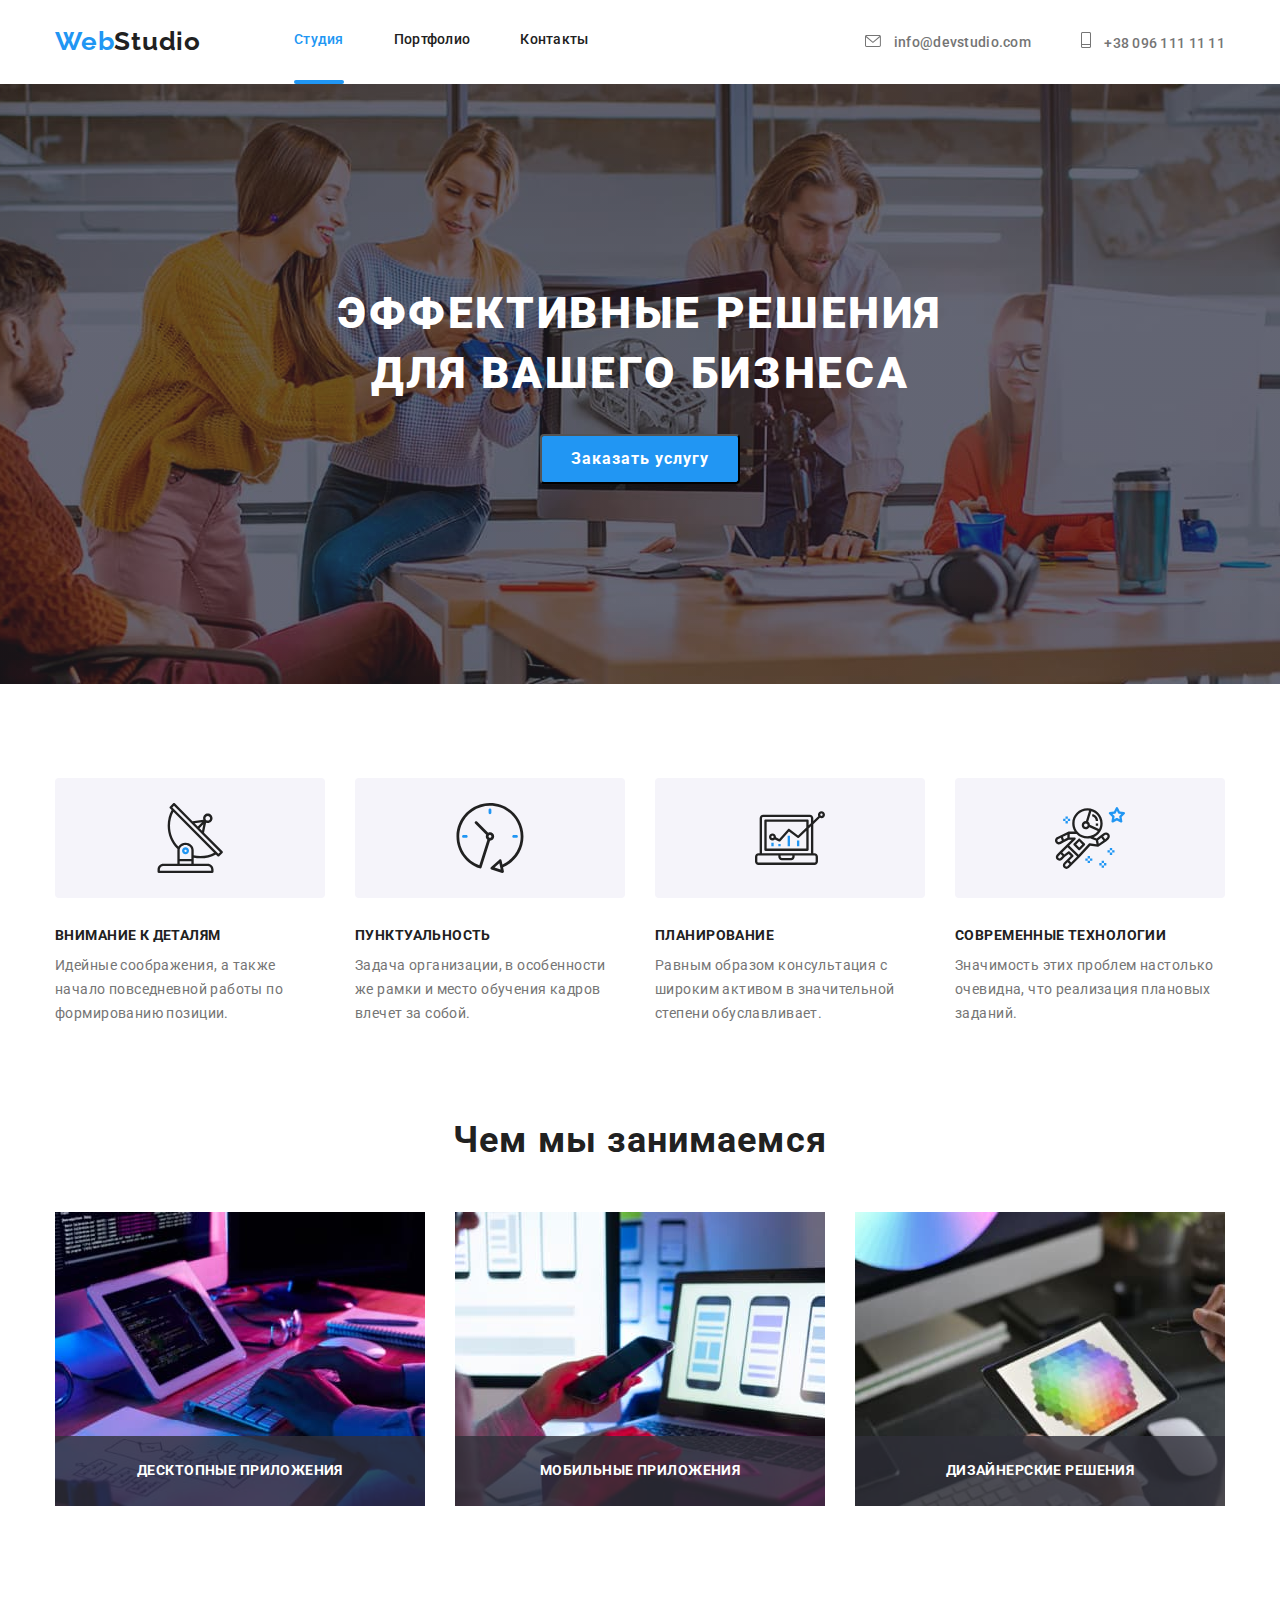
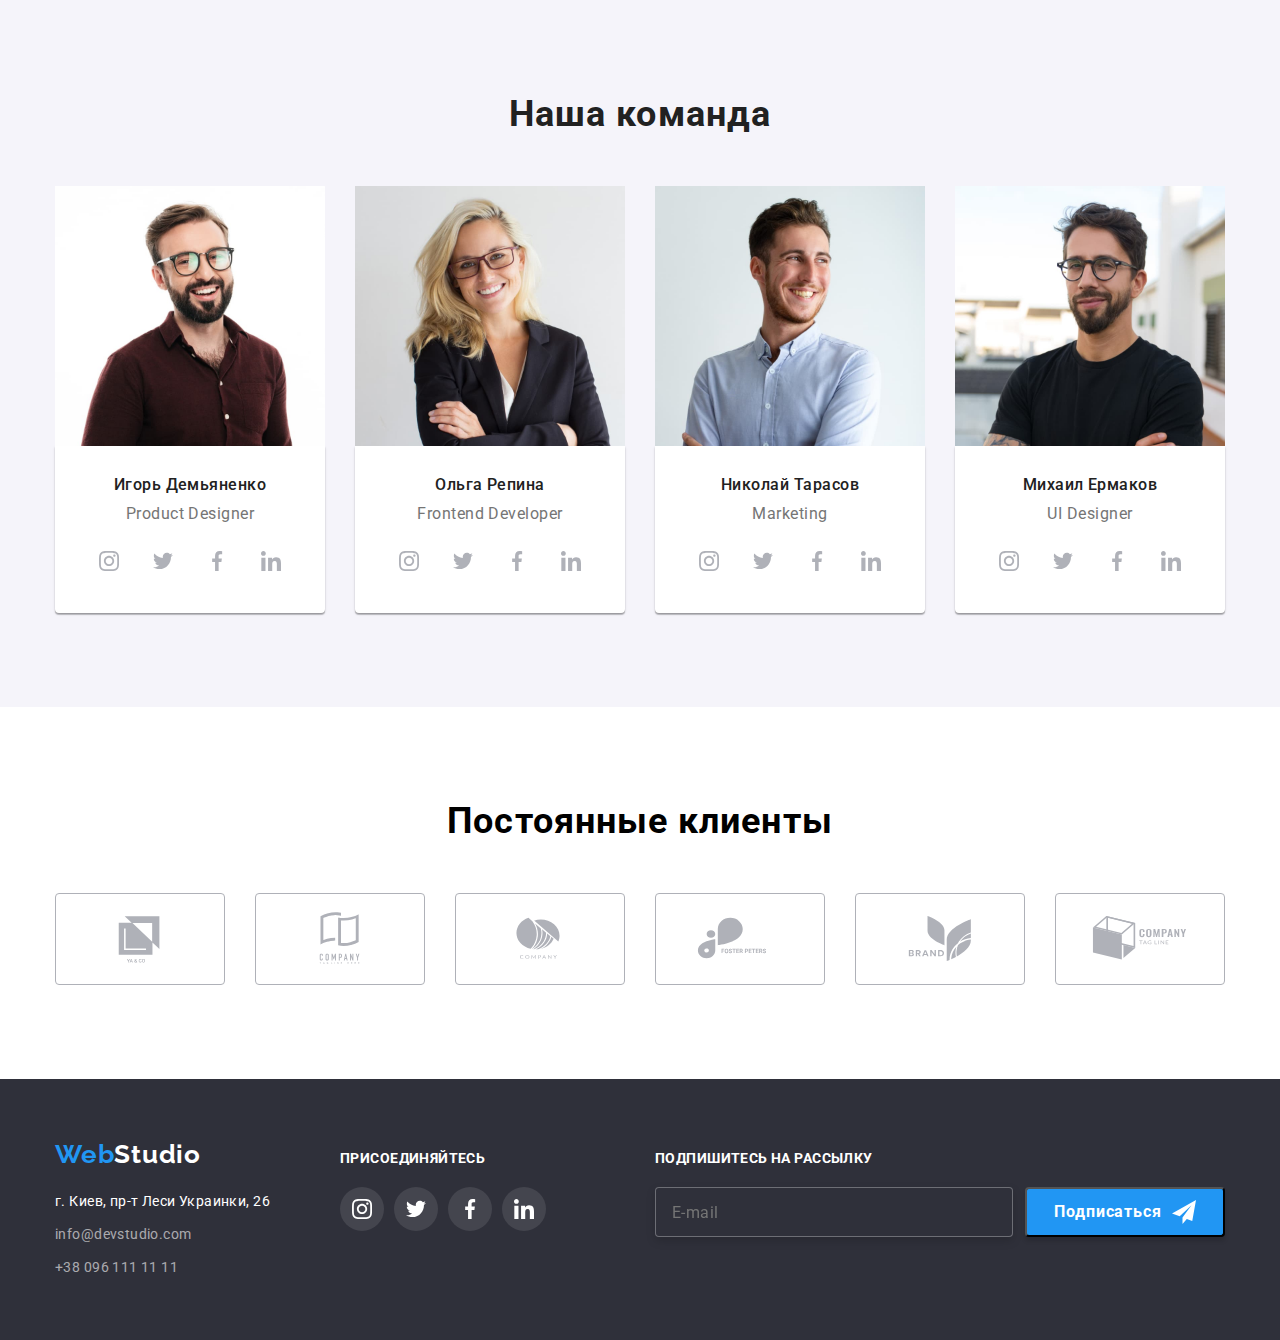
<file: index.html>
<!DOCTYPE html>
<html lang="ru">

<head>
    <meta charset="UTF-8">
    <meta http-equiv="X-UA-Compatible" content="IE=edge">
    <meta name="viewport" content="width=device-width, initial-scale=1.0">
    <title>Студия</title>
    <link rel="preconnect" href="https://fonts.googleapis.com">
    <link rel="preconnect" href="https://fonts.gstatic.com" crossorigin>
    <link href="https://fonts.googleapis.com/css2?family=Raleway:wght@700&family=Roboto:wght@400;500;700;900&display=swap"
        rel="stylesheet">
    <link rel="stylesheet" href="./css/modern-normalize.css">
    <link rel="stylesheet" href="./css/styles.css" />
    <link rel="stylesheet" href="./css/main.min.css" />
  </head>

<body>
    <header class="header">
        <div class="container header__container">
        <a class ="logo header__logo link " href=""><span class="logo-title">Web</span><span class="logo-item">Studio</span> </a>
        <nav class="site-nav">
            <ul class="site-list">
                <li class="site-list__item"><a class ="link site-list__links" href="">Студия</a></li>
                <li class="site-list__item"><a class ="link site-list__link" href="./portfolio.html">Портфолио</a></li>
                <li class="site-list__item"><a class ="link site-list__link" href="">Контакты</a> </li>
            </ul>
        </nav>        
        <ul class="connect">            
            <li class="list connect__mail">                
                <a class ="link connect__link" href="mailto:info@devstudio.com">
                <svg class="connect__ikon" width="16" height="12">
                        <use href="./images/icons.svg#icon-envelope">
                    
                        </use>
                    </svg>
                info@devstudio.com                    
                </a>
            </li>           
           
            <li class="list connect__tel">                
                <a class ="link connect__link" href="tel:+380961111111">
                    <svg class="connect__ikon" width="10" height="16">
                        <use href="./images/icons.svg#icon-Vector">
                    
                        </use>
                    </svg>
                    +38 096 111 11 11                    
                </a> 
            </li>
        
        </ul>        
                </div>
    </header>
    <main>
        <section class="hero section overlay" >
            <div class="container">
                
            <h1 class="hero__title">
                Эффективные решения для вашего бизнеса
            </h1>
            <button data-modal-open class="hero__btn" type="button">Заказать услугу</button> 

            </div>
        </section>
        <section class="features section">
            <div class="container">
            <h2 class="visually-hidden"></h2>
            <div class="box">
            <ul class="features__list">
                
                  
            <li class="list features__item">
                            <div class="features__box">
                                <div class="features__box-item">
                                    <svg class="" width="70" height="70">
                                        <use href="./images/icons.svg#icon-Group"></use>
                                    </svg>
                                </div>
                            </div>
                            <h3 class="features-title">
                                Внимание к деталям
                            </h3>
                            <p class="features-text">
                                Идейные соображения, а также начало повседневной работы по формированию позиции.
                            </p>
                           
            </li>                    
                    
                  
                        <li class="list features__item">
                            <div class="features__box">
                                <div class="features__box-item">
                                    <svg class="" width="70" height="70">
                                        <use href="./images/icons.svg#icon-clock1"></use>
                                    </svg>
                                </div>
                                </div>
                            <h3 class="features-title">
                                Пунктуальность
                            </h3>
                            <p class="features-text">
                                Задача организации, в особенности же рамки и место обучения кадров влечет за собой.
                            </p>
                        </li>                    
                    
                   
                        <li class="list features__item">
                            <div class="features__box">
                                <div class="features__box-item">
                                    <svg class="" width="70" height="70">
                                        <use href="./images/icons.svg#icon-diagram1"></use>
                                    </svg>
                                </div>
                                </div>
                            <h3 class="features-title">
                                Планирование
                            </h3>
                            <p class="features-text">
                                Равным образом консультация с широким активом в значительной степени обуславливает.
                            </p>
                        </li>
                    
                    
                    
                        <li class="list features__item">
                            <div class="features__box">
                    <div class="features__box-item">
                        <svg class="" width="70" height="70">
                            <use href="./images/icons.svg#icon-astronaut-1"></use>
                        </svg>
                    </div>
                    </div>
                            <h3 class="features-title">
                                Современные технологии
                            </h3>
                            <p class="features-text">
                                Значимость этих проблем настолько очевидна, что реализация плановых заданий.
                            </p>
                        </li>      
                               
                                           
               
                
                
            
            </ul>
            </div>
            </div>
            
        </section>
        <!--Чем мы занимаемся-->
        <section class="work section">
            <div class="container">
            <h2 class="work-title">Чем мы занимаемся</h2>
            <ul class="work-list">
                <li class="list work-list__item">
                    <img src="./images/img.jpg" alt="написание кода" width="370">
                    <div class="work-box">
                        <h3 class="work-box__title">Десктопные приложения</h3>
                    </div>
                </li>
                <li class="list work-list__item">
                    <img src="./images/img1.jpg" alt="создание приложений" width="370">
                    <div class="work-box">
                        <h3 class="work-box__title">Мобильные приложения</h3>
                    </div>
                </li>
                <li class="list work-list__item">
                    <img src="./images/img2.jpg" alt="оформление" width="370">
                    <div class="work-box">
                        <h3 class="work-box__title">Дизайнерские решения</h3>
                    </div>
                </li>
            </ul>
            </div>
        </section>

        <!--Наша команда-->

        <section class="team section">
            <div class="container">
            <h2 class="team-title">Наша команда</h2>
            <ul class="masters-list">
                <li class="list masters-list__item">
                    <img src="./images/img3.jpg" alt="дизайнер продуктов" width="270">
                    <div class="master-card">
                    <h3 class="master-card__title">Игорь Демьяненко</h3>
                    <p class="master-card__item">Product Designer</p>
                    <ul class="masters-list__social-list social list">
                        <li class="social__item">
                            <a href="" class="social__link">
                            <svg class="social__icon" width="20" height="20">
                                <use href="./images/icons.svg#icon-instagram">
                    
                                </use>
                            </svg>
                            </a>
                        </li>
                        <li class="social__item">
                            <a href="" class="link social__link">
                            <svg class="social__icon" width="20" height="20">
                                <use href="./images/icons.svg#icon-twitter1">
                    
                                </use>
                            </svg>
                    </a>
                        </li>
                        <li class="social__item">
                            <a href="" class="link social__link">
                            <svg class="social__icon" width="20" height="20">
                                <use href="./images/icons.svg#icon-facebook1">
                    
                                </use>
                            </svg>
                            </a>
                        </li>
                        <li class="social__item">
                            <a href="" class="link social__link">
                            <svg class="social__icon" width="20" height="20">
                                <use href="./images/icons.svg#icon-linkedin1">
                    
                                </use>
                            </svg>
                            </a>
                        </li>
                    </ul>
                    </div>
                </li>
                <li class="list masters-list__item">
                    <img src="./images/img4.jpg" alt="фронтенд разработчик" width="270">
                    <div class="master-card">
                    <h3 class="master-card__title">Ольга Репина</h3>
                    <p class="master-card__item">Frontend Developer</p>
                    <ul class="masters-list__social-list social list">
                        <li class="social__item">
                            <a href="" class="link social__link">
                            <svg class="social__icon" width="20" height="20">
                                <use href="./images/icons.svg#icon-instagram">                 
                                </use>
                            </svg>
                            </a>
                        </li>
                        <li class="social__item ">
                            <a href="" class="link social__link">
                            <svg class="social__icon" width="20" height="20">
                                <use href="./images/icons.svg#icon-twitter1">
                    
                                </use>
                            </svg>
                    </a>
                        </li>
                        <li class="social__item">
                            <a href="" class="link social__link">
                            <svg class="social__icon" width="20" height="20">
                                <use href="./images/icons.svg#icon-facebook1">
                    
                                </use>
                            </svg>
                            </a>
                        </li>
                        <li class="social__item">
                            <a href="" class="link social__link">
                            <svg class="social__icon" width="20" height="20">
                                <use href="./images/icons.svg#icon-linkedin1">
                    
                                </use>
                            </svg>
                            </a>
                        </li>
                    </ul>
                    </div>
                </li> 
                <li class="list masters-list__item">
                    <img src="./images/img5.jpg" alt="маркетинг" width="270">
                    <div class="master-card">
                    <h3 class="master-card__title">Николай Тарасов</h3>
                    <p class="master-card__item">Marketing</p>
                    <ul class="masters-list__social-list social list">
                        <li class="social__item">
                            <a href="" class="link social__link">
                            <svg class="social__icon" width="20" height="20">
                                <use href="./images/icons.svg#icon-instagram">
                    
                                </use>
                            </svg>
                            </a>
                        </li>
                        <li class="social__item ">
                            <a href="" class="link social__link">
                            <svg class="social__icon" width="20" height="20">
                                <use href="./images/icons.svg#icon-twitter1">
                    
                                </use>
                            </svg>
                    </a>
                        </li>
                        <li class="social__item">
                            <a href="" class="link social__link">
                            <svg class="social__icon" width="20" height="20">
                                <use href="./images/icons.svg#icon-facebook1">
                    
                                </use>
                            </svg>
                            </a>
                        </li>
                        <li class="social__item">
                            <a href="" class="link social__link">
                            <svg class="social__icon" width="20" height="20">
                                <use href="./images/icons.svg#icon-linkedin1">
                    
                                </use>
                            </svg>
                            </a>
                        </li>
                    </ul>
                    </div>
                </li>                
                <li class="list masters-list__item">
                    <img src="./images/img6.jpg" alt="дизайнер" width="270">
                    <div class="master-card">
                    <h3 class="master-card__title">Михаил Ермаков</h3>
                    <p class="master-card__item">UI Designer</p>
                    <ul class="masters-list__social-list social list">
                        <li class="social__item">
                            <a href="" class="link social__link">
                            <svg class="social__icon" width="20" height="20">
                                <use href="./images/icons.svg#icon-instagram">
                    
                                </use>
                            </svg>
                            </a>
                        </li>
                        <li class="social__item ">
                            <a href="" class="link social__link">
                            <svg class="social__icon" width="20" height="20">
                                <use href="./images/icons.svg#icon-twitter1">
                    
                                </use>
                            </svg>
                    </a>
                        </li>
                        <li class="social__item">
                            <a href="" class="link social__link">
                            <svg class="social__icon" width="20" height="20">
                                <use href="./images/icons.svg#icon-facebook1">
                    
                                </use>
                            </svg>
                            </a>
                        </li>
                        <li class="social__item">
                            <a href="" class="link social__link">
                            <svg class="social__icon" width="20" height="20">
                                <use href="./images/icons.svg#icon-linkedin1">
                    
                                </use>
                            </svg>
                            </a>
                        </li>
                    </ul>
                    </div>
                    </div>
                </li>
            </ul>
            </div>
        </section>
        <section class=" section client">            
            <h2 class="client__title">Постоянные клиенты</h2>
            <ul class="client__list list">
               
                <li class="client__items">
                    <a href="" class="client__link">
                    <svg class="client__logo" width=106 height=60>
                        <use href="./images/icons.svg#icon-Logo">
                        
                        </use>
                     </svg>
                    </a>
                </li>                
                
                <li class="client__items">
                        <a href="" class="client__link">
                        <svg class="client__logo" width=106 height=60>
                            <use href="./images/icons.svg#icon-Logo1">
                            
                            </use>
                        </svg>
                        </a>
                    </li>                
                
                    <li class="client__items">
                        <a href="" class="client__link">
                        <svg class="client__logo" width=106 height=60> 
                            <use href="./images/icons.svg#icon-Logo2">
                            
                            </use>
                        </svg>
                        </a>
                    </li>               
                
                    <li class="client__items">
                        <a href="" class="client__link">
                        <svg class="client__logo" width=106 height=60>
                        <use href="./images/icons.svg#icon-Logo3">
                        
                        </use>
                        </svg>
                        </a>
                    </li>                
                
                    <li class="client__items">
                        <a href="" class="client__link">
                        <svg class="client__logo" width=106 height=60> 
                            <use href="./images/icons.svg#icon-Logo4">
                            
                            </use>
                        </svg>
                        </a>
                    </li>               
                
                    <li class="client__items">
                        <a href="" class="client__link">
                        <svg class="client__logo" width=106 height=60> 
                            <use href="./images/icons.svg#icon-Logo5">
                            
                            </use>
                        </svg>
                        </a>
                    </li>                
            </ul>
        </section>

    </main>
    <footer class="footer">        
        <div class="container footer-container">       
           <div class="footer-boxs">
         <a class ="link footer-logo" href=""><span class="logo-title">Web</span><span class="logo-it">Studio</span> </a>
      
        <address class="address">            
            <ul class="address__list">
                <li class="list address__item">
                    <a class ="link address__link" href="https://goo.gl/maps/CnuF6SRfgWgfMDeP9" target="_blank" rel="noopener noreferrer">г. Киев,
                        пр-т Леси Украинки, 26</a>
                </li>
                <li class="list address__item">
                    <a class ="link address__contact" href="mailto:info@devstudio.com">info@devstudio.com</a>
                </li>
                <li class="list address__item">
                    <a class ="link address__contact" href="tel:+380961111111">+38 096 111 11 11</a>
                </li>

            </ul>
        </address>      
    </div>
        
        <div class="footer-box">
            <p class="footer-title">присоединяйтесь</p>

            <ul class="social-network list">
                <li class="social-network__item">
                    <a href="" class="link social-network__link">
                        <svg class="social-network__ikon" width="20" height="20">
                            <use href="./images/icons.svg#icon-instagram">
                
                            </use>
                        </svg>
                    </a>
                </li>
                <li class="social-network__item">
                    <a href="" class="link social-network__link">
                        <svg class="social-network__ikon" width="20" height="20">
                            <use href="./images/icons.svg#icon-twitter1">
                
                            </use>
                        </svg>
                    </a>
                </li>
                <li class="social-network__item">
                    <a href="" class="link social-network__link">
                        <svg class="social-network__ikon" width="20" height="20">
                            <use href="./images/icons.svg#icon-facebook1">
                
                            </use>
                        </svg>
                    </a>
                </li>
                <li class="social-network__item">
                    <a href="" class="link social-network__link">
                        <svg class="social-network__ikon" width="20" height="20">
                            <use href="./images/icons.svg#icon-linkedin1">
                
                            </use>
                        </svg>
                    </a>
                </li>
            </ul>
        </div>
        <div class="subscription">
            <p class="subscription-title">Подпишитесь на рассылку</h2>            
            <form class="footer-form">
                <label for="mail"></label>
                <input class="footer-form__mail" type="email" name="mail" id="mail" placeholder="E-mail">
                <button class="footer-form__btn" type="submit">Подписаться
                    <svg class="footer-form__icon"  width="24" height="24">
                        <use href="./images/icons.svg#icon-icon-send-1"></use>
                    </svg>
                </button>                
            </form>
            </div>       
        
</div>

    </footer>
    <div class="backdrop is-hidden"data-modal>
        <div class="modal">
            <p class="modal-title">Оставьте свои данные, мы вам перезвоним</p>
            <form class="modal-form">
                <div class="form-field">
                <label class="form-label" for="name">Имя</label>        
           <div class="input-wrapp">
                    <input class="form-input" type="text" name="name" id="name">
                    <svg class="modal-input-ikon" width="18" height="18">
                        <use href="./images/icons.svg#icon-person-black-18"></use>
                    </svg>
                    </div>
              </div>      
                
               <div class="form-field">
                   <label class="form-label" for="telefon">Телефон</label>
                <div class="input-wrapp">
            <input class="form-input" type="tel" name="telefon" id="telefon">
            <svg class="modal-input-ikon" width="18" height="18">
                <use href="./images/icons.svg#icon-phone-black-18"></use>
            </svg>
            </div>
        </div>
          <div class="form-field">
                <label class="form-label" for="mail">Почта</label>
                <div class="input-wrapp">
                <input class="form-input" type="email" name="mail" id="mail">
                <svg class="modal-input-ikon" width="18" height="18">
                    <use href="./images/icons.svg#icon-email-black-18"></use>
                </svg>
                </div>
          </div>
          
          <div class="form-area">
                <label class="form-label" for="comment">Комментарий</label>
                <textarea class="area" name="comment" id="comment" rows="8" placeholder="Введите текст"></textarea>  
                </div>
                
          <div class="checkbox">
                <input class="checkbox-input visually-hidden" type="checkbox" name="" value="agreement" id="agreement">
                <label class="checkbox-label" for="agreement"> 
                    <span class="check-item">
                        <svg class="input-check" width="16" height="15">
                            <use href="./images/icons.svg#icon-Check"></use>
                        </svg>
                </span>
                <span>
                Соглашаюсь с рассылкой и принимаю <a href="" class="checkbox-item">Условия договора</a></label>
                </span>
                </div>
                
                <button type="submit" class="btn-modal">Отправить</button>
            </form>
            
            <button data-modal-close class="button-close">
                <svg class="btn-svg-close" width="18" height="18">
                    <use href="./images/icons.svg#icon-close-black"></use>
                </svg>
            </button>
        </div>
    </div>
    <script src="./js/modal.js"></script>
</body>

</html>
</file>
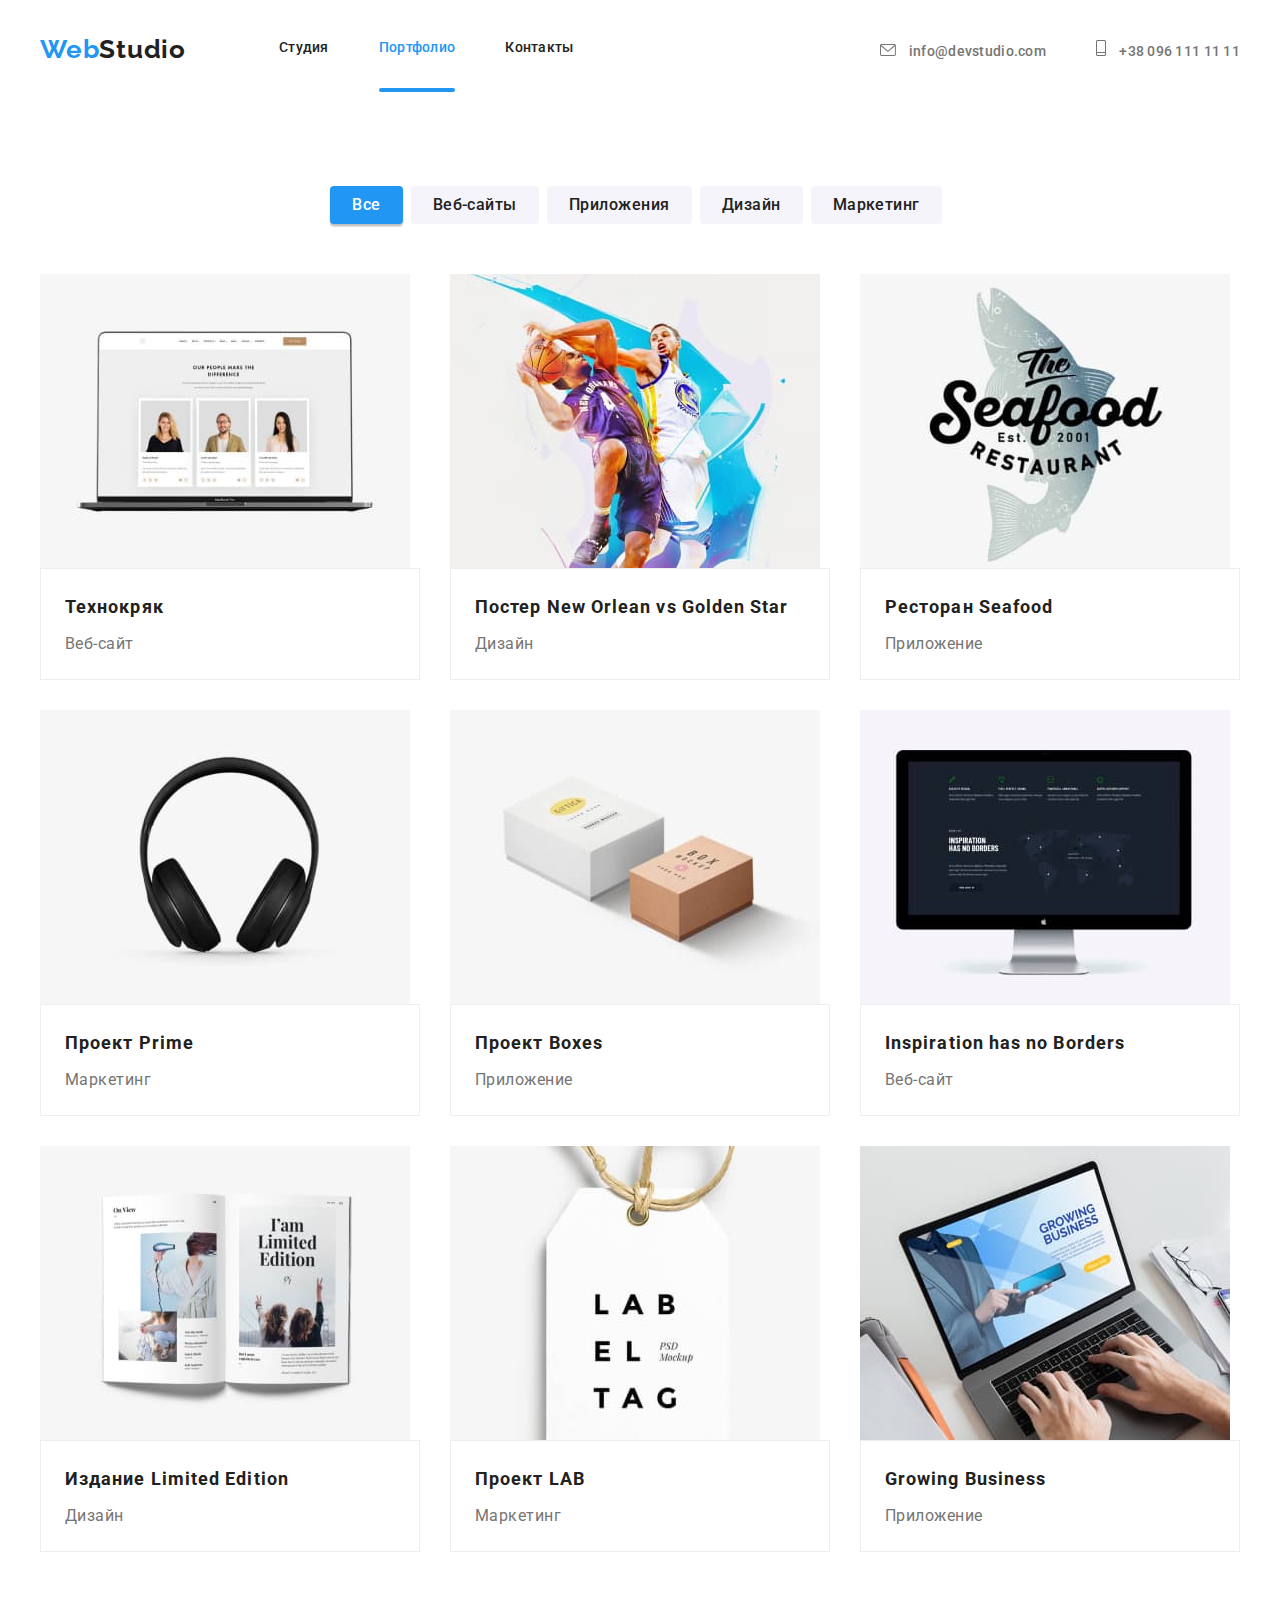
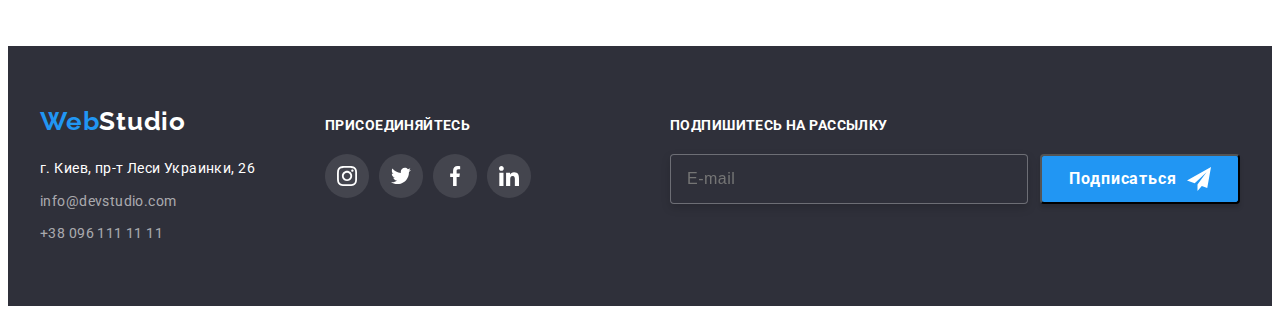
<file: portfolio.html>
<!DOCTYPE html>
    <html lang="ru">
    
    <head>
        <meta charset="UTF-8">
        <meta http-equiv="X-UA-Compatible" content="IE=edge">
        <meta name="viewport" content="width=device-width, initial-scale=1.0">
        <title>Портфолио</title>
        <link rel="preconnect" href="https://fonts.googleapis.com">
        <link rel="preconnect" href="https://fonts.gstatic.com" crossorigin>
        <link
            href="https://fonts.googleapis.com/css2?family=Raleway:wght@700&family=Roboto:wght@400;500;700;900&display=swap"
            rel="stylesheet">
        <link rel="stylesheet" href="https://cdnjs.cloudflare.com/ajax/libs/modern-normalize/1.1.0/modern-normalize.min.css"
                integrity="sha512-wpPYUAdjBVSE4KJnH1VR1HeZfpl1ub8YT/NKx4PuQ5NmX2tKuGu6U/JRp5y+Y8XG2tV+wKQpNHVUX03MfMFn9Q=="
                crossorigin="anonymous" referrerpolicy="no-referrer" />
        <link rel="stylesheet" href="./css/styles.css" />
        <link rel="stylesheet" href="./css/main.min.css">
    </head>
    
    <body>
    <header class="header">
        <div class="container header__container">
            <a class="logo header__logo link " href=""><span class="logo-title">Web</span><span
                    class="logo-item">Studio</span> </a>
            <nav class="site-nav">
                <ul class="site-list">
                    <li class="site-list__item"><a class="link site-list__link" href="./index.html">Студия</a></li>
                    <li class="site-list__item"><a class="link site-list__links" href="">Портфолио</a></li>
                    <li class="site-list__item"><a class="link site-list__link" href="">Контакты</a> </li>
                </ul>
            </nav>
            <ul class="connect">
                <li class="list connect__mail">
                    <a class="link connect__link" href="mailto:info@devstudio.com">
                        <svg class="connect__ikon" width="16" height="12">
                            <use href="./images/icons.svg#icon-envelope">
    
                            </use>
                        </svg>
                        info@devstudio.com
                    </a>
                </li>
    
                <li class="list connect__tel">
                    <a class="link connect__link" href="tel:+380961111111">
                        <svg class="connect__ikon" width="10" height="16">
                            <use href="./images/icons.svg#icon-Vector">
    
                            </use>
                        </svg>
                        +38 096 111 11 11
                    </a>
                </li>
    
            </ul>
        </div>
    </header>
        <main>
            <section class="main section">
                <div class="container">
                <ul class="main-link">
                    <li class="main-button">
                       <button class="mains-btn" type="button">Все</button>
                    </li>
                    <li class="main-button">
                        <button class="main-btn" type="button">Веб-сайты</button>
                    </li>
                    <li class="main-button">
                        <button class="main-btn" type="button">Приложения</button>
                    </li>
                    <li class="main-button">
                        <button class="main-btn" type="button">Дизайн</button>
                    </li>
                    <li class="main-button">
                        <button class="main-btn" type="button">Маркетинг</button>
                    </li>
                </ul>
                <ul class="main-list">
                    <li class="main-card">                            
                       <div class="overlay-card">
                        <img src="./pictures/pictures.jpg" alt="Веб-сайт" width="370">
                        <div class="overlay-content">
                            <p class="card-box-item">Технокряк это современная площадка распространения коронавируса. Компании используют эту
                                платформу для цифрового
                                шпионажа и атак на защищённые сервера конкурентов.</p>
                        </div>                        
                        </div>
                        <div class="card-item">
                        <h3 class="main-item">Технокряк</h3>
                        <p class="main-title">Веб-сайт</p>        
                                                              
                    </div>
               
                    <li class="main-card">
                        <div class="overlay-card">
                        <img src="./pictures/pictures1.jpg" alt="Дизайн" width="370">
                        <div class="overlay-content">
                            <p class="card-box-item">Технокряк это современная площадка распространения коронавируса. Компании используют эту
                                платформу для цифрового
                                шпионажа и атак на защищённые сервера конкурентов.</p>
                        </div>
                        </div>
                        <div class="card-item">
                        <h3 class="main-item">Постер New Orlean vs Golden Star</h3>
                        <p class="main-title">Дизайн</p>
                    </div>
                    
                    </li>                    
                    <li class="main-card">
                        <div class="overlay-card">
                        <img src="./pictures/pictures2.jpg" alt="Приложение" width="370" >
                        <div class="overlay-content">
                            <p class="card-box-item">Технокряк это современная площадка распространения коронавируса. Компании используют эту
                                платформу для цифрового
                                шпионажа и атак на защищённые сервера конкурентов.</p>
                        </div>
                        </div>
                        <div class="card-item">
                        <h3 class="main-item">Ресторан Seafood</h3>
                        <p class="main-title">Приложение</p>
                        </div>
                        
                    </li>
                    <li class="main-card">
                        <div class="overlay-card">
                        <img src="./pictures/pictures3.jpg" alt="Маркетинг" width="370">
                        <div class="overlay-content">
                            <p class="card-box-item">Технокряк это современная площадка распространения коронавируса. Компании используют эту
                                платформу для цифрового
                                шпионажа и атак на защищённые сервера конкурентов.</p>
                        </div>
                        </div>
                        <div class="card-item">
                        <h3 class="main-item">Проект Prime</h3>
                        <p class="main-title">Маркетинг</p>
                        </div>
                        
                    </li>
                    <li class="main-card">
                        <div class="overlay-card">
                        <img src="./pictures/pictures4.jpg" alt="Приложение" width="370">
                        <div class="overlay-content">
                            <p class="card-box-item">Технокряк это современная площадка распространения коронавируса. Компании используют эту
                                платформу для цифрового
                                шпионажа и атак на защищённые сервера конкурентов.</p>
                        </div>
                        </div>
                        <div class="card-item">
                        <h3 class="main-item">Проект Boxes</h3>
                        <p class="main-title">Приложение</p>
                        </div>
                    </li>
                    <li class="main-card">
                        <div class="overlay-card">
                        <img src="./pictures/pictures5.jpg" alt="Веб-сайт" width="370">
                        <div class="overlay-content">
                            <p class="card-box-item">Технокряк это современная площадка распространения коронавируса. Компании используют эту
                                платформу для цифрового
                                шпионажа и атак на защищённые сервера конкурентов.</p>
                        </div>
                        </div>
                        <div class="card-item">
                        <h3 class="main-item">Inspiration has no Borders</h3>
                        <p class="main-title">Веб-сайт</p>
                        </div>
                    </li>
                    <li class="main-card">
                        <div class="overlay-card">
                        <img src="./pictures/pictures6.jpg" alt="Дизайн" width="370">
                        <div class="overlay-content">
                            <p class="card-box-item">Технокряк это современная площадка распространения коронавируса. Компании используют эту
                                платформу для цифрового
                                шпионажа и атак на защищённые сервера конкурентов.</p>
                        </div>
                        </div>
                        <div class="card-item">
                        <h3 class="main-item">Издание Limited Edition</h3>
                        <p class="main-title">Дизайн</p>
                        </div>
                    </li>
                    <li class="main-card">
                        <div class="overlay-card">
                        <img src="./pictures/pictures7.jpg" alt="Маркетинг" width="370">
                        <div class="overlay-content">
                            <p class="card-box-item">Технокряк это современная площадка распространения коронавируса. Компании используют эту
                                платформу для цифрового
                                шпионажа и атак на защищённые сервера конкурентов.</p>
                        </div>
                        </div>
                        <div class="card-item">
                        <h3 class="main-item">Проект LAB</h3>
                        <p class="main-title">Маркетинг</p>
                        </div>
                    </li>
                    <li class="main-card">
                        <div class="overlay-card">
                        <img src="./pictures/pictures8.jpg" alt="Приложение" width="370">
                        <div class="overlay-content">
                            <p class="card-box-item">Технокряк это современная площадка распространения коронавируса. Компании используют эту
                                платформу для цифрового
                                шпионажа и атак на защищённые сервера конкурентов.</p>
                        </div>
                        </div>
                        <div class="card-item">
                        <h3 class="main-item">Growing Business</h3>
                        <p class="main-title">Приложение</p>
                        </div>
                    </li>
                </ul>
                </div>
            </section>

        </main>
        <footer class="footer">
            <div class="container footer-container">
                <div class="footer-boxs">
                    <a class="link footer-logo" href=""><span class="logo-title">Web</span><span class="logo-it">Studio</span>
                    </a>
        
                    <address class="address">
                        <ul class="address__list">
                            <li class="list address__item">
                                <a class="link address__link" href="https://goo.gl/maps/CnuF6SRfgWgfMDeP9" target="_blank"
                                    rel="noopener noreferrer">г. Киев,
                                    пр-т Леси Украинки, 26</a>
                            </li>
                            <li class="list address__item">
                                <a class="link address__contact" href="mailto:info@devstudio.com">info@devstudio.com</a>
                            </li>
                            <li class="list address__item">
                                <a class="link address__contact" href="tel:+380961111111">+38 096 111 11 11</a>
                            </li>
        
                        </ul>
                    </address>
                </div>
        
                <div class="footer-box">
                    <p class="footer-title">присоединяйтесь</p>
        
                    <ul class="social-network list">
                        <li class="social-network__item">
                            <a href="" class="link social-network__link">
                                <svg class="social-network__ikon" width="20" height="20">
                                    <use href="./images/icons.svg#icon-instagram">
        
                                    </use>
                                </svg>
                            </a>
                        </li>
                        <li class="social-network__item">
                            <a href="" class="link social-network__link">
                                <svg class="social-network__ikon" width="20" height="20">
                                    <use href="./images/icons.svg#icon-twitter1">
        
                                    </use>
                                </svg>
                            </a>
                        </li>
                        <li class="social-network__item">
                            <a href="" class="link social-network__link">
                                <svg class="social-network__ikon" width="20" height="20">
                                    <use href="./images/icons.svg#icon-facebook1">
        
                                    </use>
                                </svg>
                            </a>
                        </li>
                        <li class="social-network__item">
                            <a href="" class="link social-network__link">
                                <svg class="social-network__ikon" width="20" height="20">
                                    <use href="./images/icons.svg#icon-linkedin1">
        
                                    </use>
                                </svg>
                            </a>
                        </li>
                    </ul>
                </div>
                <div class="subscription">
                    <p class="subscription-title">Подпишитесь на рассылку</h2>
                    <form class="footer-form">
                        <label for="mail"></label>
                        <input class="footer-form__mail" type="email" name="mail" id="mail" placeholder="E-mail">
                        <button class="footer-form__btn" type="submit">Подписаться
                            <svg class="footer-form__icon" width="24" height="24">
                                <use href="./images/icons.svg#icon-icon-send-1"></use>
                            </svg>
                        </button>
                    </form>
                </div>
        
            </div>
        
        </footer>
        </body>
        
        </html>
</file>
<file: css/styles.css>
/* .list-header {
  padding-top: 32px;
  padding-bottom: 32px;
 } */

/* --------------------------------------Портфолио -------------------------------*/
</file>
<file: css/main.min.css>
:root{--background-origin: #ffffff;--basik-color: #2f303a;--first-text-color: #212121;--second-text-color: #757575;--accent-color: #2196f3;--first-title-color: #ffffff;--footer-text-color: rgba(255, 255, 255, 0.6);--btn-hover-color: #188ce8;--btn-second-color: #f5f4fa;--background-item-color: #ffffff;--background-items-color: #ffffff;--animation:  transition: 250ms cubic-bezier(0.4, 0, 0.2, 1)}p,h1,h2,h3,h4,h5,h6{margin:0}ul{margin:0;padding:0}button{cursor:pointer}img{display:block}body{font-family:'Roboto', sans-serif}.list{list-style:none}.link{text-decoration:none}.visually-hidden{position:absolute;width:1px;height:1px;margin:-1px;border:0;padding:0;white-space:nowrap;clip-path:inset(100%);clip:rect(0 0 0 0);overflow:hidden}.container{width:1200px;padding-left:15px;padding-right:15px;margin:0 auto}.section{padding-top:94px;padding-bottom:94px}.header{color:var(--background-origin)}.site-list__links{position:relative;font-weight:500;font-size:14px;line-height:1.14;letter-spacing:0.02em;color:var(--accent-color);display:flex;padding-top:32px;padding-bottom:32px}.site-list__links::after{content:'';position:absolute;display:flex;width:100%;height:4px;background-color:#2196f3;border-radius:2px;left:0px;bottom:-4px;opacity:1}.header__container{display:flex}.header__logo{display:flex;align-items:center;padding-top:24px;padding-bottom:25px;margin-right:93px}.site-list__item:not(:last-child){margin-right:50px}.header-border{border-bottom:1px solid #ececec}.site-list{display:block;display:flex;align-items:center}.connect__mail{margin-right:50px;padding-top:32px;padding-bottom:32px}.connect__tel{padding-top:32px;padding-bottom:32px}.connect{display:block;display:flex;margin-left:auto;align-items:center}.connect__link{font-weight:500;font-size:14px;line-height:1.14;letter-spacing:0.02em;color:var(--second-text-color)}.connect__link:hover,.connect__link:focus{color:var(--accent-color)}.connect__ikon{margin-right:10px;fill:currentColor}.site-list__link{font-weight:500;font-size:14px;line-height:1.14;letter-spacing:0.02em;color:var(--first-text-color);display:flex;align-items:center;padding-top:32px;padding-bottom:32px}.site-list__link:focus,.site-list__link:hover{color:var(--accent-color)}.link{transition:250ms cubic-bezier(0.4, 0, 0.2, 1)}.logo-title{font-family:Raleway;font-style:normal;font-weight:bold;font-size:26px;line-height:1.19;letter-spacing:0.03em;color:var(--accent-color)}.logo-item{font-family:Raleway;font-style:normal;font-weight:bold;font-size:26px;line-height:1.19;letter-spacing:0.03em;color:var(--first-text-color)}.logo-it{font-family:Raleway;font-style:normal;font-weight:bold;font-size:26px;line-height:1.19;letter-spacing:0.03em;color:white}.hero{background-color:var(--basik-color);padding-top:200px;padding-bottom:200px}.hero__title{font-weight:900;font-size:44px;line-height:1.36;letter-spacing:0.06em;color:var(--first-title-color);text-transform:uppercase;max-width:696px;text-align:center;margin:auto;margin-bottom:30px}.hero{text-align:center}.hero__btn{background:#2196f3;box-shadow:0px 4px 4px rgba(0,0,0,0.15);font-family:Roboto;font-style:normal;font-weight:bold;font-size:16px;line-height:1.87;text-align:center;letter-spacing:0.06em;color:var(--first-title-color);cursor:pointer;box-shadow:0px 4px 4px rgba(0,0,0,0.15);border-radius:4px;width:200px;height:50px;transition:250ms cubic-bezier(0.4, 0, 0.2, 1)}.hero__btn:hover,.hero__btn:focus{background-color:#188ce8}.overlay{max-width:1600px;height:600px;margin-left:auto;margin-right:auto;background-image:linear-gradient(rgba(47,48,58,0.4), rgba(47,48,58,0.4)),url("../images/overlay.jpg");background-position:center;background-repeat:no-repeat;background-size:cover}.box{display:flex}.features__box:not(:first-child){margin-left:30px}.features__box-item{display:flex;justify-content:center;align-items:center;width:270px;height:120px;background:#f5f4fa;border-radius:4px;margin-bottom:30px}.features{background-color:var(--background-item-color);padding-bottom:0px}.features__list{display:flex}.features__item:not(:last-child){margin-right:30px}.features-title{font-weight:bold;font-size:14px;line-height:1.14;letter-spacing:0.03em;color:var(--first-text-color);text-transform:uppercase;width:270px}.features-text{font-weight:normal;font-size:14px;line-height:1.71;letter-spacing:0.03em;color:var(--second-text-color);width:270px;margin-top:10px}.master-card__title{font-weight:500;font-size:16px;line-height:1.18;text-align:center;letter-spacing:0.03em;color:var(--first-text-color)}.work{background-color:var(--background-item-color)}.work-list{display:flex}.work-list__item:not(:last-child){margin-right:30px}.work-list__item{position:relative}.work-box{position:absolute;display:flex;justify-content:center;align-items:center;width:370px;height:70px;background-color:rgba(47,48,58,0.8);left:0;bottom:0}.work-box__title{font-weight:bold;font-size:14px;line-height:1.14;letter-spacing:0.03em;text-transform:uppercase;color:#ffffff}.work-title{font-weight:bold;font-size:36px;line-height:1.16;text-align:center;letter-spacing:0.03em;color:var(--first-text-color);margin-bottom:50px}.team{background-color:var(--background-items-color)}.team-title{font-weight:bold;font-size:36px;line-height:1.16;text-align:center;letter-spacing:0.03em;color:var(--first-text-color);margin-bottom:50px}.team{background-color:#f5f4fa}.masters-list{display:flex;flex-wrap:wrap;margin:-15px}.masters-list__item{flex-basis:calc(100% / 4 - 30px);margin:15px}.masters-list__item:hover{box-shadow:0px 1px 3px rgba(0,0,0,0.12),0px 1px 1px rgba(0,0,0,0.14),0px 2px 1px rgba(0,0,0,0.2)}.master-card__item{font-weight:normal;font-size:16px;line-height:1.18;text-align:center;letter-spacing:0.03em;color:var(--second-text-color);margin-top:10px}.master-card{background:#ffffff;box-shadow:0px 1px 3px rgba(0,0,0,0.12),0px 1px 1px rgba(0,0,0,0.14),0px 2px 1px rgba(0,0,0,0.2);border-radius:0px 0px 4px 4px;padding-bottom:30px;padding-top:30px}.card-box-item{display:flex;justify-content:center;align-items:center;width:322px;height:168px;font-weight:normal;font-size:18px;line-height:1.86;letter-spacing:0.03em;color:#ffffff}.footer{background-color:var(--basik-color);padding-top:60px;padding-bottom:60px;display:flex}.address{margin-top:20px}.address__item{margin-top:9px}.footer-logo{font-family:Raleway;font-style:normal;font-weight:bold;font-size:26px;line-height:1.19;letter-spacing:0.03em;color:var(--accent-color)}.address__link{font-style:normal;font-weight:normal;font-size:14px;line-height:1.71;letter-spacing:0.03em;color:var(--first-title-color);transition:250ms cubic-bezier(0.4, 0, 0.2, 1)}.address__link:focus,.address__link:hover{color:var(--first-title-color)}.address__contact{font-style:normal;font-weight:normal;font-size:14px;line-height:1.71;letter-spacing:0.03em;color:var(--footer-text-color);transition:250ms cubic-bezier(0.4, 0, 0.2, 1)}.address__contact:focus,.address__contact:hover{color:var(--first-title-color)}.footer-link{font-family:Roboto;font-style:normal;font-weight:bold;font-size:14px;line-height:1.14;letter-spacing:0.03em;text-transform:uppercase;color:#ffffff}.footer-container{display:flex}.footer-box{margin-left:70px}.social-network{display:flex;margin-top:20px}.social-network :not(:first-child){margin-left:10px}.social-network__link{width:44px;height:44px;background-color:rgba(255,255,255,0.1);display:flex;justify-content:center;align-items:center;border-radius:50%;color:#ffffff}.social-network__link:focus,.social-network__link:hover{background-color:var(--accent-color)}.social-network__ikon{fill:currentColor}.footer-title{font-family:Roboto;font-style:normal;font-weight:bold;font-size:14px;line-height:1.14;letter-spacing:0.03em;text-transform:uppercase;color:#ffffff;margin-top:12px}.main-list{list-style:none;display:flex;flex-wrap:wrap;margin:-15px}.main-card{flex-basis:calc(100% / 3 - 30px);margin:15px;text-align:left;transition:250ms cubic-bezier(0.4, 0, 0.2, 1)}.main-card:hover{box-shadow:0px 1px 1px rgba(0,0,0,0.12),0px 4px 4px rgba(0,0,0,0.06),1px 4px 6px rgba(0,0,0,0.16)}.main-link{list-style:none;margin-bottom:50px}.mains-btn{background-color:var(--accent-color);color:var(--first-title-color);font-family:Roboto;font-style:normal;font-weight:500;font-size:16px;line-height:1.62;text-align:center;letter-spacing:0.03em;cursor:pointer;background:#2196f3;border-radius:4px;border:0px;padding:6px 22px;box-shadow:0px 3px 1px rgba(0,0,0,0.1),0px 1px 2px rgba(0,0,0,0.08),0px 2px 2px rgba(0,0,0,0.12);transition:250ms cubic-bezier(0.4, 0, 0.2, 1)}.mains-btn:hover,.mains-btn:focus{background-color:var(--btn-hover-color);color:#ffffff;box-shadow:0px 3px 1px rgba(0,0,0,0.1),0px 1px 2px rgba(0,0,0,0.08),0px 2px 2px rgba(0,0,0,0.12)}.main-btn{background-color:var(--btn-second-color);color:var(--first-text-color);font-family:Roboto;font-style:normal;font-weight:500;font-size:16px;line-height:1.62;text-align:center;letter-spacing:0.03em;background:#f5f4fa;border-radius:4px;cursor:pointer;border:0px;padding:6px 22px;transition:250ms cubic-bezier(0.4, 0, 0.2, 1)}.main-btn:hover,.main-btn:focus{background-color:var(--accent-color);box-shadow:0px 3px 1px rgba(0,0,0,0.1),0px 1px 2px rgba(0,0,0,0.08),0px 2px 2px rgba(0,0,0,0.12);color:#ffffff}.main-item{font-weight:bold;font-size:18px;line-height:2;letter-spacing:0.06em;color:var(--first-text-color)}.main-title{font-weight:normal;font-size:16px;line-height:1.87;letter-spacing:0.03em;color:var(--second-text-color);margin-top:4px}.main-link{display:flex;justify-content:center}.main-button{display:flex;text-align:center;margin-right:8px}.master-card{background:#ffffff;box-shadow:0px 1px 3px rgba(0,0,0,0.12),0px 1px 1px rgba(0,0,0,0.14),0px 2px 1px rgba(0,0,0,0.2);border-radius:0px 0px 4px 4px}.card-item{background:#ffffff;border:1px solid #eeeeee;box-sizing:border-box;padding-top:20px;padding-right:24px;padding-bottom:20px;padding-left:24px}.masters-list__social-list{display:flex;justify-content:center;margin-top:16px}.social__item:not(:first-child){margin-left:10px}.social__link{width:44px;height:44px;background:#ffffff;display:flex;justify-content:center;align-items:center;border-radius:50%;color:#afb1b8;transition:250ms cubic-bezier(0.4, 0, 0.2, 1)}.social__link:hover,.social__link:focus{background-color:var(--accent-color);color:#ffffff}.social__icon{fill:currentColor}.client{padding-bottom:94px}.client__title{font-family:Roboto;font-style:normal;font-weight:bold;font-size:36px;line-height:1.16;text-align:center;letter-spacing:0.03em}.client__list{display:flex;justify-content:center}.client__items{display:flex;justify-content:center;align-items:center}.client__items:not(:first-child){margin-left:30px}.client__link{display:flex;justify-content:center;align-items:center;margin-top:50px;width:170px;height:92px;border:1px solid #afb1b8;box-sizing:border-box;border-radius:4px;color:#afb1b8;transition:250ms cubic-bezier(0.4, 0, 0.2, 1)}.client__link:hover,.client__link:focus{color:var(--accent-color)}.client__link:hover,.client__link:focus{border:1px solid var(--accent-color)}.client__logo{fill:currentColor}.subscription{margin-left:auto}.subscription-title{font-family:Roboto;font-style:normal;font-weight:bold;font-size:14px;line-height:1.14;letter-spacing:0.03em;text-transform:uppercase;color:#ffffff;margin-top:12px}.footer-form{display:flex}.footer-form__mail{padding:12px 16px;margin-top:20px;width:358px;height:50px;border:1px solid rgba(255,255,255,0.3);box-sizing:border-box;filter:drop-shadow(0px 4px 4px rgba(0,0,0,0.15));border-radius:4px;background-color:#2f303a;font-weight:normal;font-size:16px;line-height:1.25;letter-spacing:0.03em;color:rgba(255,255,255,0.6);outline:none}.footer-form__btn{width:200px;height:50px;background:#2196f3;box-shadow:0px 4px 4px rgba(0,0,0,0.15);border-radius:4px;margin-left:12px;margin-top:20px;font-family:Roboto;font-style:normal;font-weight:bold;font-size:16px;line-height:1.87;letter-spacing:0.06em;display:flex;justify-content:center;align-items:center;color:#ffffff}.footer-form__icon{margin-left:10px}.backdrop{position:fixed;top:0;left:0;width:100%;height:100%;background-color:rgba(0,0,0,0.2);opacity:1;transition:250ms cubic-bezier(0.4, 0, 0.2, 1)}.backdrop.is-hidden .modal{transform:translate(-50%, -50%) scale(0.9)}.is-hidden{opacity:0;pointer-events:none}.modal{position:fixed;top:50%;left:50%;padding:40px;transform:translate(-50%, -50%) scale(1);transition:250ms cubic-bezier(0.4, 0, 0.2, 1);min-width:528px;min-height:581px;background:#ffffff;box-shadow:0px 1px 3px rgba(0,0,0,0.12),0px 1px 1px rgba(0,0,0,0.14),0px 2px 1px rgba(0,0,0,0.2);border-radius:4px}.modal-form{margin-top:0px}.modal-input-ikon{position:absolute;top:50%;left:12px;transform:translateY(-50%);transition:250ms cubic-bezier(0.4, 0, 0.2, 1)}.modal-title{font-weight:bold;font-size:20px;line-height:1.15;text-align:center;letter-spacing:0.03em;color:#212121;margin-bottom:12px}.btn-modal{width:200px;height:50px;font-weight:bold;font-size:16px;line-height:1.87;letter-spacing:0.06em;color:#ffffff;background:#2196f3;box-shadow:0px 4px 4px rgba(0,0,0,0.15);border-radius:4px;display:block;margin-left:auto;margin-right:auto;transition:250ms cubic-bezier(0.4, 0, 0.2, 1)}.button-close{position:absolute;top:8px;right:8px;width:30px;height:30px;background:#ffffff;border:1px solid rgba(0,0,0,0.1);border-radius:50%;box-sizing:border-box;color:#000000;transition:250ms cubic-bezier(0.4, 0, 0.2, 1)}.button-close:hover{color:var(--accent-color)}.btn-svg-close{position:absolute;top:50%;left:50%;transform:translate(-50%, -50%);fill:currentColor;transition:250ms cubic-bezier(0.4, 0, 0.2, 1)}.form-field{margin-bottom:10px}.form-input{width:100%;height:40px;border:1px solid rgba(33,33,33,0.2);box-sizing:border-box;border-radius:4px;padding-left:42px;padding-top:12px;padding-bottom:12px;transition:250ms cubic-bezier(0.4, 0, 0.2, 1)}.form-input:focus{border:1px solid #2196f3;outline:none}.form-input:focus+.modal-input-ikon{fill:var(--accent-color)}.input-wrapp{position:relative;margin-top:4px}.form-label{font-family:Roboto;font-style:normal;font-weight:normal;font-size:12px;line-height:1.16;letter-spacing:0.01em;color:#757575}.form-area{margin-bottom:20px}.area{resize:none;width:100%;height:120px;border:1px solid rgba(33,33,33,0.2);box-sizing:border-box;border-radius:4px;margin-top:4px;padding:12px 16px;font-family:Roboto;font-style:normal;font-weight:normal;font-size:12px;line-height:14px;letter-spacing:1.16;color:rgba(117,117,117,0.5);transition:250ms cubic-bezier(0.4, 0, 0.2, 1)}.area::placeholder{font-family:Roboto;font-style:normal;font-weight:normal;font-size:14px;line-height:1.14;letter-spacing:0.01em;color:rgba(117,117,117,0.5)}.area:focus{border:1px solid #2196f3;outline:none}.checkbox{display:flex;justify-content:center;margin-bottom:30px}.checkbox-input{transition:250ms cubic-bezier(0.4, 0, 0.2, 1)}.checkbox-label{font-family:Roboto;font-style:normal;font-weight:normal;font-size:14px;line-height:1.71;letter-spacing:0.03em;color:#757575;display:flex;align-items:center;transition:250ms cubic-bezier(0.4, 0, 0.2, 1)}.checkbox-label .check-item{width:16px;height:15px;border:2px solid #000000;border-radius:2px;margin-right:7px;display:flex;align-items:center;justify-content:center;transition:250ms cubic-bezier(0.4, 0, 0.2, 1)}.input-check{fill:transparent}.checkbox-input:checked+.checkbox-label .check-item{border:none;background-color:var(--accent-color);transition:250ms cubic-bezier(0.4, 0, 0.2, 1)}.checkbox-input:checked+.checkbox-label .input-check{fill:#ffffff;transition:250ms cubic-bezier(0.4, 0, 0.2, 1)}.checkbox-item{font-family:Roboto;text-decoration:underline;font-weight:normal;font-size:14px;line-height:1.71;letter-spacing:0.03em;color:var(--accent-color)}.overlay-card{position:relative;overflow:hidden}.overlay-card::before{display:inline-block;content:'';position:absolute;width:100%;height:100%;left:0;top:0;background-color:rgba(33,150,243,0.9);opacity:0;transform:translateY(100%);transition:250ms cubic-bezier(0.4, 0, 0.2, 1)}.overlay-card:hover::before{transform:translateY(0);opacity:1}.overlay-card:hover .overlay-content{opacity:1}.overlay-content{position:absolute;top:50%;left:50%;transform:translate(-50%, -50%);width:322px;height:168px;opacity:0;transition:250ms cubic-bezier(0.4, 0, 0.2, 1)}
/*# sourceMappingURL=main.min.css.map */
</file>
